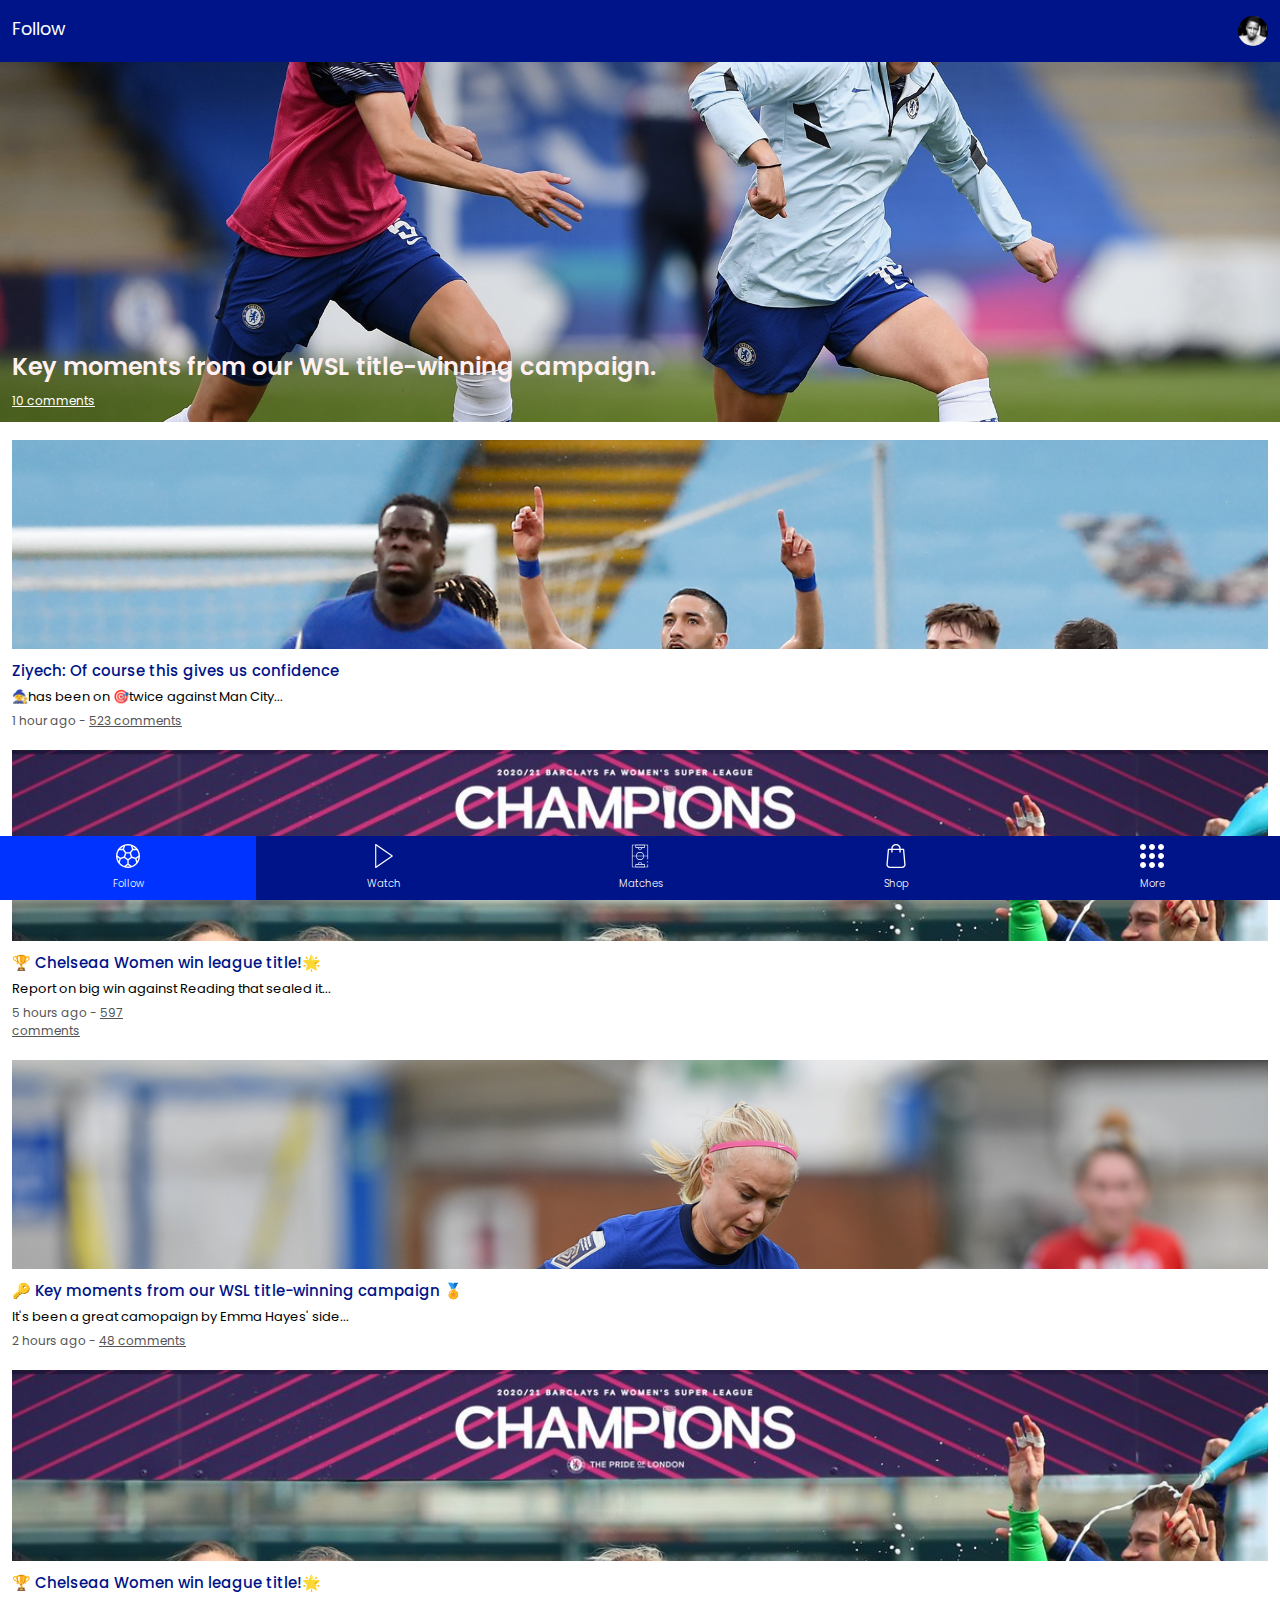
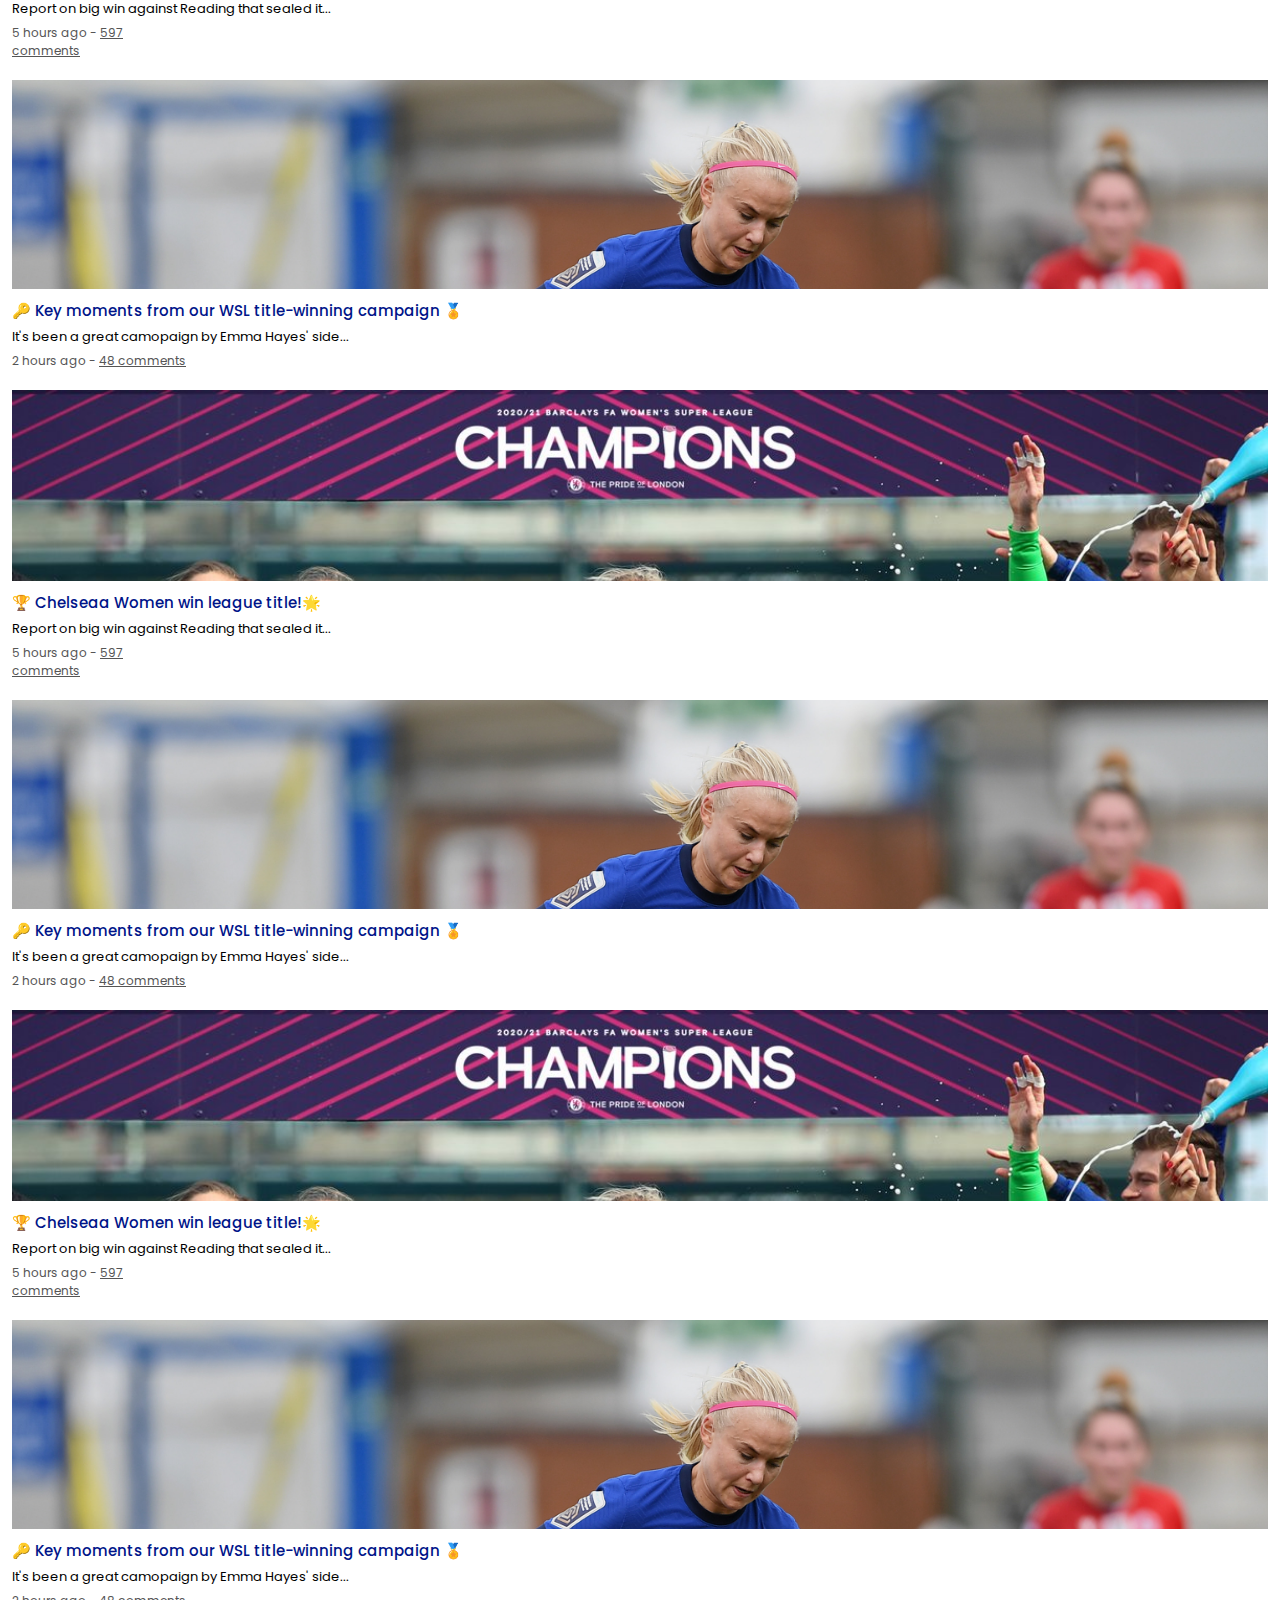
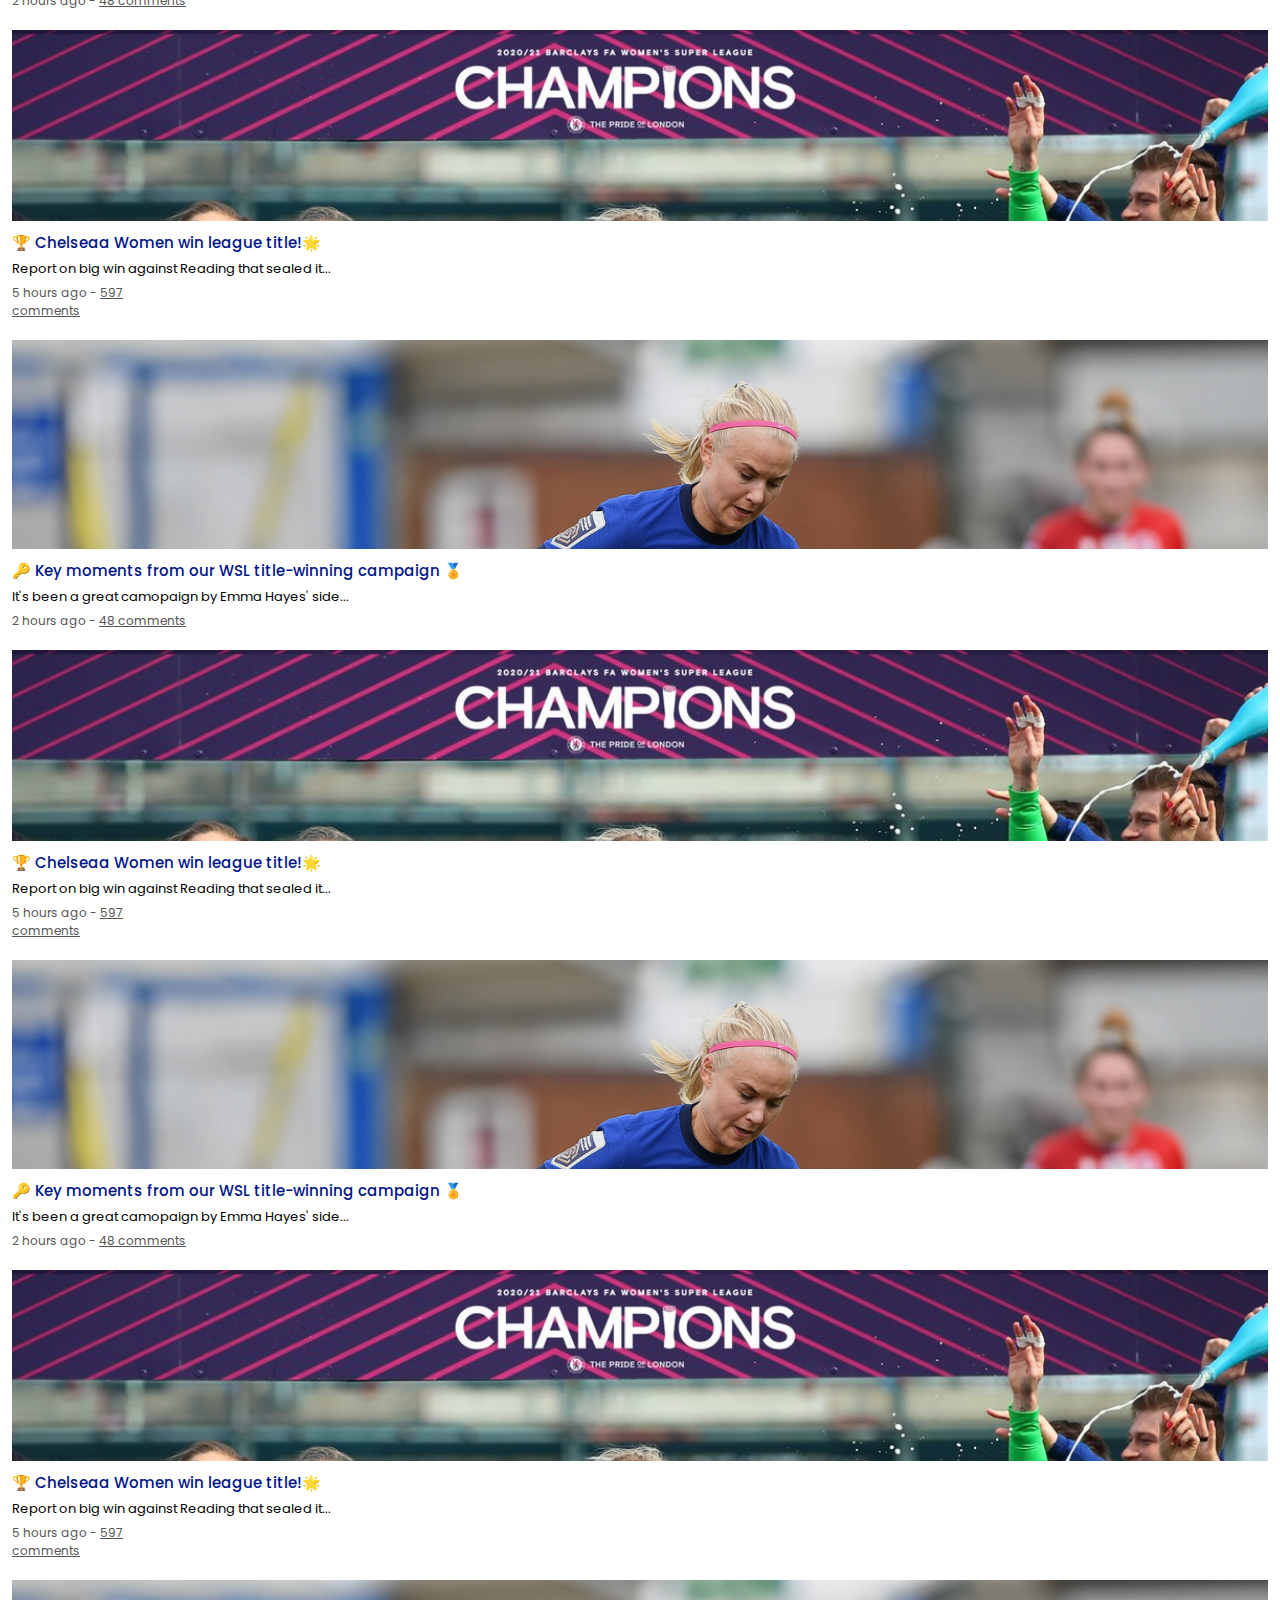
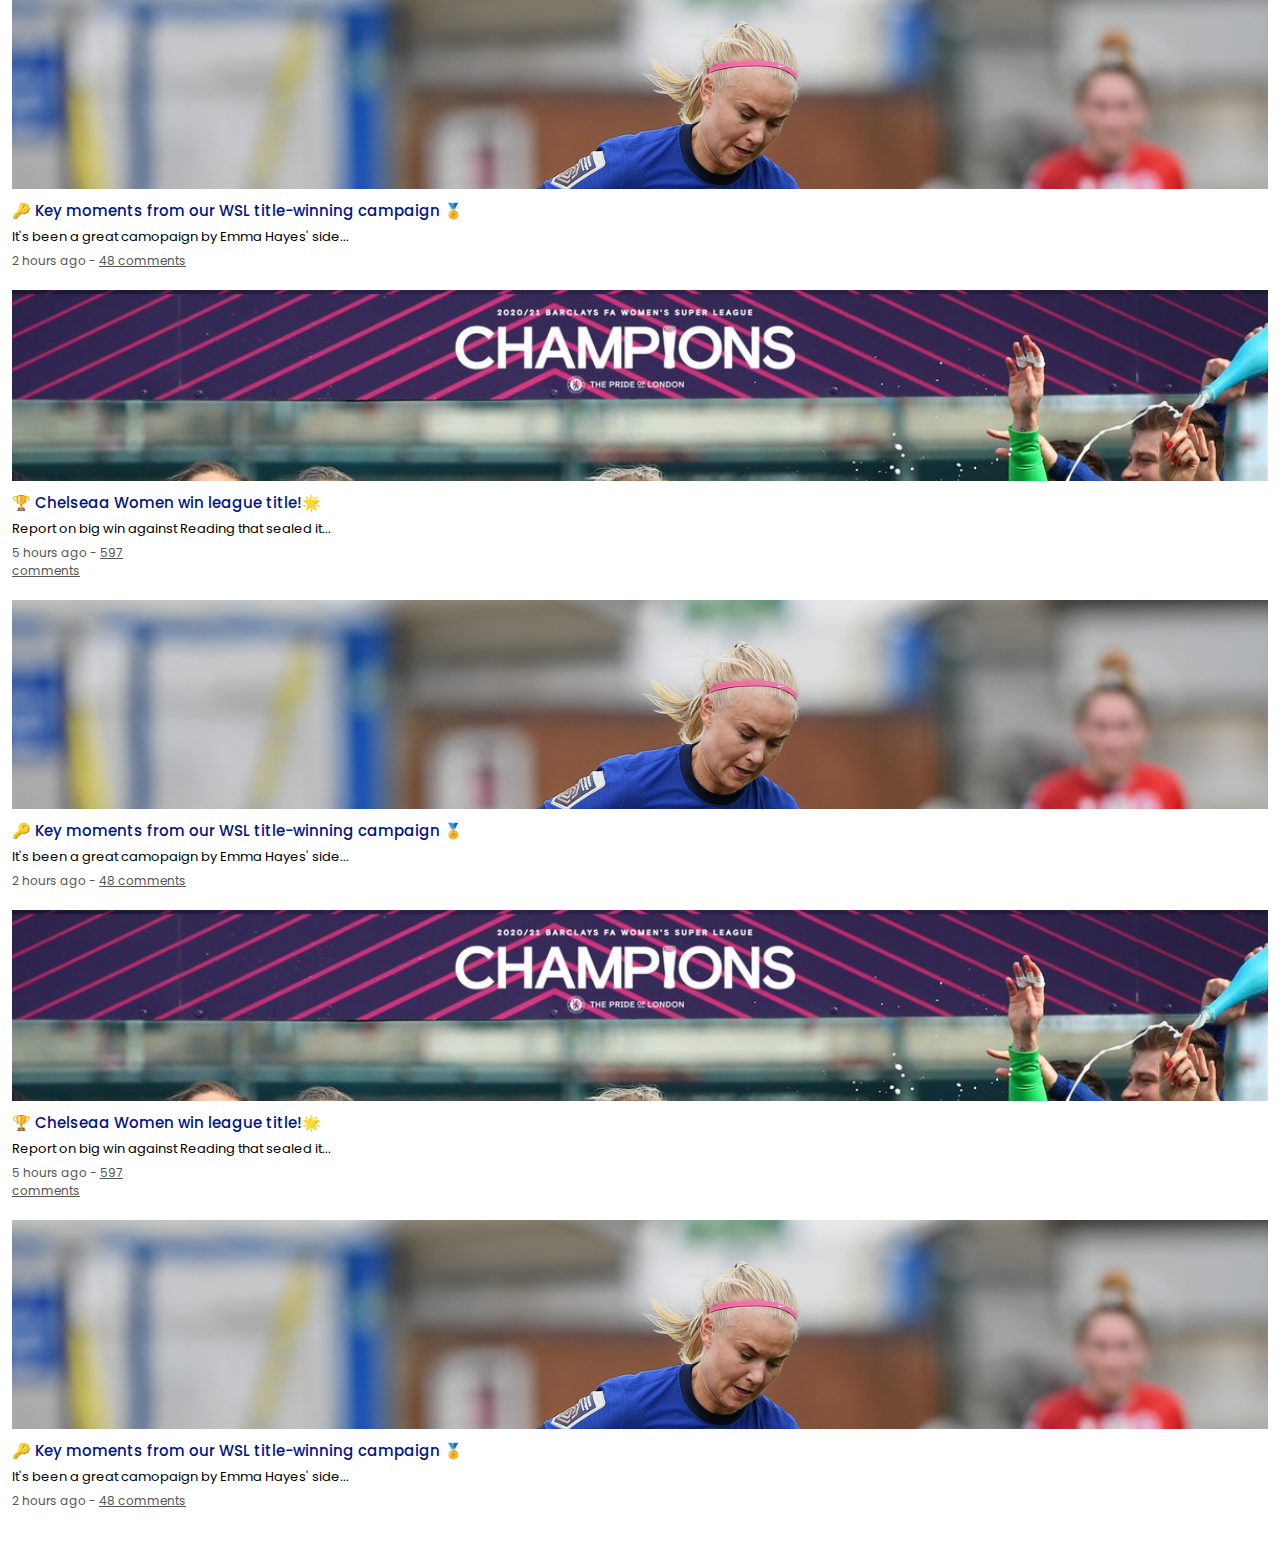
<file: index.html>
<!DOCTYPE html>
<html lang="en">
<head>
    <meta charset="UTF-8">
    <meta http-equiv="X-UA-Compatible" content="IE=edge">
    <meta name="viewport" content="width=device-width, initial-scale=1.0">
    <link rel="stylesheet" href="./css/style.css">
    <title>Chelsea-App</title>
</head>
<body>
    <nav class="top-nav">
        <a href="#">Follow</a>

        <div class="profile-image">
            <img src="./images/7aq6eh.jpg" alt="">
        </div>
    </nav>

    <main>
        
        <div class="latest">
            <div class="title">
                <h3>Key moments from our WSL title-winning campaign.</h3>
                <a href="#">10 comments</a>
            </div>
        </div>

        <div class="other-feed">

            <div class="feed">
                <div class="article-image"><img src="./images/19.jpg" alt=""></div>

                <div class="headline">
                    <p>Ziyech: Of course this gives us confidence</p>
                    <small>&#129497has been on &#127919twice against Man City...</small>
                    <span>1 hour ago - <a href="#">523 comments</a></span>
                </div>
               
            </div>
 
            <div class="feed">
                <div class="article-image"><img src="./images/E1Addf8XEAI0fGL.jpg" alt=""></div>

                <div class="headline">
                    <p>&#127942 Chelseaa Women win league title!&#127775</p>
                    <small>Report on big win against Reading  that sealed it...</small>
                    <span>5 hours ago - <a href="#">597 comments</a></span>
                </div>
            </div>
 
            <div class="feed">
                <div class="article-image"><img src="./images/E085ZREWUAEnUPp.jpg" alt=""></div>

                <div class="headline">
                    <p>&#128273 Key moments from our WSL title-winning campaign &#127941</p>
                    <small>It's been a great camopaign by Emma Hayes' side...</small>
                    <span>2 hours ago - <a href="#">48 comments</a></span>
                </div>
            </div>

            <div class="feed">
                <div class="article-image"><img src="./images/E1Addf8XEAI0fGL.jpg" alt=""></div>

                <div class="headline">
                    <p>&#127942 Chelseaa Women win league title!&#127775</p>
                    <small>Report on big win against Reading  that sealed it...</small>
                    <span>5 hours ago - <a href="#">597 comments</a></span>
                </div>
            </div>
 
            <div class="feed">
                <div class="article-image"><img src="./images/E085ZREWUAEnUPp.jpg" alt=""></div>

                <div class="headline">
                    <p>&#128273 Key moments from our WSL title-winning campaign &#127941</p>
                    <small>It's been a great camopaign by Emma Hayes' side...</small>
                    <span>2 hours ago - <a href="#">48 comments</a></span>
                </div>
            </div>

            <div class="feed">
                <div class="article-image"><img src="./images/E1Addf8XEAI0fGL.jpg" alt=""></div>

                <div class="headline">
                    <p>&#127942 Chelseaa Women win league title!&#127775</p>
                    <small>Report on big win against Reading  that sealed it...</small>
                    <span>5 hours ago - <a href="#">597 comments</a></span>
                </div>
            </div>
 
            <div class="feed">
                <div class="article-image"><img src="./images/E085ZREWUAEnUPp.jpg" alt=""></div>

                <div class="headline">
                    <p>&#128273 Key moments from our WSL title-winning campaign &#127941</p>
                    <small>It's been a great camopaign by Emma Hayes' side...</small>
                    <span>2 hours ago - <a href="#">48 comments</a></span>
                </div>
            </div>

            <div class="feed">
                <div class="article-image"><img src="./images/E1Addf8XEAI0fGL.jpg" alt=""></div>

                <div class="headline">
                    <p>&#127942 Chelseaa Women win league title!&#127775</p>
                    <small>Report on big win against Reading  that sealed it...</small>
                    <span>5 hours ago - <a href="#">597 comments</a></span>
                </div>
            </div>
 
            <div class="feed">
                <div class="article-image"><img src="./images/E085ZREWUAEnUPp.jpg" alt=""></div>

                <div class="headline">
                    <p>&#128273 Key moments from our WSL title-winning campaign &#127941</p>
                    <small>It's been a great camopaign by Emma Hayes' side...</small>
                    <span>2 hours ago - <a href="#">48 comments</a></span>
                </div>
            </div>

            <div class="feed">
                <div class="article-image"><img src="./images/E1Addf8XEAI0fGL.jpg" alt=""></div>

                <div class="headline">
                    <p>&#127942 Chelseaa Women win league title!&#127775</p>
                    <small>Report on big win against Reading  that sealed it...</small>
                    <span>5 hours ago - <a href="#">597 comments</a></span>
                </div>
            </div>
 
            <div class="feed">
                <div class="article-image"><img src="./images/E085ZREWUAEnUPp.jpg" alt=""></div>

                <div class="headline">
                    <p>&#128273 Key moments from our WSL title-winning campaign &#127941</p>
                    <small>It's been a great camopaign by Emma Hayes' side...</small>
                    <span>2 hours ago - <a href="#">48 comments</a></span>
                </div>
            </div>

            <div class="feed">
                <div class="article-image"><img src="./images/E1Addf8XEAI0fGL.jpg" alt=""></div>

                <div class="headline">
                    <p>&#127942 Chelseaa Women win league title!&#127775</p>
                    <small>Report on big win against Reading  that sealed it...</small>
                    <span>5 hours ago - <a href="#">597 comments</a></span>
                </div>
            </div>
 
            <div class="feed">
                <div class="article-image"><img src="./images/E085ZREWUAEnUPp.jpg" alt=""></div>

                <div class="headline">
                    <p>&#128273 Key moments from our WSL title-winning campaign &#127941</p>
                    <small>It's been a great camopaign by Emma Hayes' side...</small>
                    <span>2 hours ago - <a href="#">48 comments</a></span>
                </div>
            </div>

            <div class="feed">
                <div class="article-image"><img src="./images/E1Addf8XEAI0fGL.jpg" alt=""></div>

                <div class="headline">
                    <p>&#127942 Chelseaa Women win league title!&#127775</p>
                    <small>Report on big win against Reading  that sealed it...</small>
                    <span>5 hours ago - <a href="#">597 comments</a></span>
                </div>
            </div>
 
            <div class="feed">
                <div class="article-image"><img src="./images/E085ZREWUAEnUPp.jpg" alt=""></div>

                <div class="headline">
                    <p>&#128273 Key moments from our WSL title-winning campaign &#127941</p>
                    <small>It's been a great camopaign by Emma Hayes' side...</small>
                    <span>2 hours ago - <a href="#">48 comments</a></span>
                </div>
            </div>

            <div class="feed">
                <div class="article-image"><img src="./images/E1Addf8XEAI0fGL.jpg" alt=""></div>

                <div class="headline">
                    <p>&#127942 Chelseaa Women win league title!&#127775</p>
                    <small>Report on big win against Reading  that sealed it...</small>
                    <span>5 hours ago - <a href="#">597 comments</a></span>
                </div>
            </div>
 
            <div class="feed">
                <div class="article-image"><img src="./images/E085ZREWUAEnUPp.jpg" alt=""></div>

                <div class="headline">
                    <p>&#128273 Key moments from our WSL title-winning campaign &#127941</p>
                    <small>It's been a great camopaign by Emma Hayes' side...</small>
                    <span>2 hours ago - <a href="#">48 comments</a></span>
                </div>
            </div>

            <div class="feed">
                <div class="article-image"><img src="./images/E1Addf8XEAI0fGL.jpg" alt=""></div>

                <div class="headline">
                    <p>&#127942 Chelseaa Women win league title!&#127775</p>
                    <small>Report on big win against Reading  that sealed it...</small>
                    <span>5 hours ago - <a href="#">597 comments</a></span>
                </div>
            </div>
 
            <div class="feed">
                <div class="article-image"><img src="./images/E085ZREWUAEnUPp.jpg" alt=""></div>

                <div class="headline">
                    <p>&#128273 Key moments from our WSL title-winning campaign &#127941</p>
                    <small>It's been a great camopaign by Emma Hayes' side...</small>
                    <span>2 hours ago - <a href="#">48 comments</a></span>
                </div>
            </div>
 
            
    </main>

    <footer class="bottom-nav">
        
        <button onclick="document.location='./index.html'" class="menu active">
            
            <span class="icons">
                <svg id="Layer_1" enable-background="new 0 0 511.533 511.533" height="512" viewBox="0 0 511.533 511.533" width="512" xmlns="http://www.w3.org/2000/svg"><path d="m436.621 74.912c-48.308-48.308-112.537-74.912-180.854-74.912s-132.547 26.604-180.855 74.912-74.912 112.537-74.912 180.855 26.604 132.546 74.912 180.854 112.537 74.912 180.854 74.912 132.547-26.604 180.854-74.912c48.308-48.308 74.912-112.537 74.912-180.854s-26.603-132.547-74.911-180.855zm.125 240.114 43.062-31.137c-3.574 28.944-12.662 56.616-26.732 81.786zm-20.201-22.413-71.515-23.563-24.828-76.415 44.441-60.748 80.028.136c22.188 33.721 34.863 72.757 36.635 113.762zm-160.778 25.933-59.706-43.379 22.806-70.189h73.801l22.806 70.189zm-89.237-49.577-71.628 23.199-64.651-47.027c1.886-40.986 14.672-79.987 36.961-113.654l80.007.091 44.13 61.006zm-108.384 96.142c-13.993-25.204-23.002-52.898-26.495-81.855l42.968 31.255zm362.893-263.128-53.077-.09-16.378-50.674c23.415 10.986 44.991 26.075 63.823 44.907 1.921 1.921 3.789 3.88 5.632 5.857zm-105.247-63.955 24.62 76.171-44.464 60.778h-80.31l-44.122-60.995 24.843-76.116c19.125-5.182 39.059-7.866 59.408-7.866 20.566 0 40.712 2.737 60.025 8.028zm-155.261 12.924-16.522 50.622-53.079-.06c1.703-1.817 3.427-3.619 5.196-5.388 18.988-18.988 40.766-34.166 64.405-45.174zm-81.13 345.779 24.751-76.025 71.621-23.197 64.993 47.22v75.288l-64.778 47.064c-29.628-11.17-56.803-28.614-79.863-51.674-5.957-5.957-11.526-12.198-16.724-18.676zm133.352 80.722 43.013-31.251 43.013 31.251c-14.029 2.692-28.414 4.08-43.013 4.08s-28.984-1.389-43.013-4.08zm122.791-10.371-64.778-47.064v-75.288l64.925-47.171 71.499 23.558 24.541 76.116c-5.083 6.298-10.519 12.371-16.323 18.175-23.061 23.06-50.236 40.504-79.864 51.674z"/>
                </svg>
            </span>
            
            <span class="description">
                Follow
            </span>

        </button>
        
        <button onclick="document.location='./pages/Watch.html'" class="menu">
            
            <span class="icons">
                <svg version="1.1" id="Capa_1" xmlns="http://www.w3.org/2000/svg" xmlns:xlink="http://www.w3.org/1999/xlink" x="0px" y="0px"
	 viewBox="0 0 41.999 41.999" style="enable-background:new 0 0 41.999 41.999;" xml:space="preserve">
<path d="M36.068,20.176l-29-20C6.761-0.035,6.363-0.057,6.035,0.114C5.706,0.287,5.5,0.627,5.5,0.999v40
	c0,0.372,0.206,0.713,0.535,0.886c0.146,0.076,0.306,0.114,0.465,0.114c0.199,0,0.397-0.06,0.568-0.177l29-20
	c0.271-0.187,0.432-0.494,0.432-0.823S36.338,20.363,36.068,20.176z M7.5,39.095V2.904l26.239,18.096L7.5,39.095z"/>
<g>
</g>
<g>
</g>
<g>
</g>
<g>
</g>
<g>
</g>
<g>
</g>
<g>
</g>
<g>
</g>
<g>
</g>
<g>
</g>
<g>
</g>
<g>
</g>
<g>
</g>
<g>
</g>
<g>
</g>
                </svg>

            </span>
            
            <span class="description">
                Watch
            </span>

        </button>
        
        <div onclick="document.location='./pages/matches.html'" class="menu">
            
            <span class="icons">
                <svg id="Icons" height="512" viewBox="0 0 74 74" width="512" xmlns="http://www.w3.org/2000/svg"><path d="m61 72h-48a1 1 0 0 1 -1-1v-68a1 1 0 0 1 1-1h48a1 1 0 0 1 1 1v43.53a1 1 0 0 1 -2 0v-42.53h-46v66h46v-6.53a1 1 0 0 1 2 0v7.53a1 1 0 0 1 -1 1z"/><path d="m61 57.47a1 1 0 0 1 -1-1v-2.94a1 1 0 0 1 2 0v2.94a1 1 0 0 1 -1 1z"/><path d="m51 12h-27a1 1 0 0 1 -1-1v-8a1 1 0 0 1 1-1h27a1 1 0 0 1 1 1v8a1 1 0 0 1 -1 1zm-26-2h25v-6h-25z"/><path d="m37 18a7.008 7.008 0 0 1 -7-7 1 1 0 0 1 2 0 5 5 0 0 0 10 0 1 1 0 0 1 2 0 7.008 7.008 0 0 1 -7 7z"/><path d="m51 72h-27a1 1 0 0 1 -1-1v-8a1 1 0 0 1 1-1h27a1 1 0 0 1 1 1v8a1 1 0 0 1 -1 1zm-26-2h25v-6h-25z"/><path d="m43 64a1 1 0 0 1 -1-1 5 5 0 0 0 -10 0 1 1 0 0 1 -2 0 7 7 0 0 1 14 0 1 1 0 0 1 -1 1z"/><path d="m61 38h-48a1 1 0 0 1 0-2h48a1 1 0 0 1 0 2z"/><path d="m37 49a12 12 0 1 1 12-12 12.013 12.013 0 0 1 -12 12zm0-22a10 10 0 1 0 10 10 10.011 10.011 0 0 0 -10-10z"/></svg>
            </span>
            
            <span class="description">
                Matches
            </span>

        </div>
        
        <button onclick="document.location='./pages/shop.html'" class="menu">
            
            <span class="icons">

                <svg version="1.1" id="Capa_1" xmlns="http://www.w3.org/2000/svg" xmlns:xlink="http://www.w3.org/1999/xlink" x="0px" y="0px"
	 viewBox="0 0 489 489" style="enable-background:new 0 0 489 489;" xml:space="preserve">
<g>
	<path d="M440.1,422.7l-28-315.3c-0.6-7-6.5-12.3-13.4-12.3h-57.6C340.3,42.5,297.3,0,244.5,0s-95.8,42.5-96.6,95.1H90.3
		c-7,0-12.8,5.3-13.4,12.3l-28,315.3c0,0.4-0.1,0.8-0.1,1.2c0,35.9,32.9,65.1,73.4,65.1h244.6c40.5,0,73.4-29.2,73.4-65.1
		C440.2,423.5,440.2,423.1,440.1,422.7z M244.5,27c37.9,0,68.8,30.4,69.6,68.1H174.9C175.7,57.4,206.6,27,244.5,27z M366.8,462
		H122.2c-25.4,0-46-16.8-46.4-37.5l26.8-302.3h45.2v41c0,7.5,6,13.5,13.5,13.5s13.5-6,13.5-13.5v-41h139.3v41
		c0,7.5,6,13.5,13.5,13.5s13.5-6,13.5-13.5v-41h45.2l26.9,302.3C412.8,445.2,392.1,462,366.8,462z"/>
</g>
<g>
</g>
<g>
</g>
<g>
</g>
<g>
</g>
<g>
</g>
<g>
</g>
<g>
</g>
<g>
</g>
<g>
</g>
<g>
</g>
<g>
</g>
<g>
</g>
<g>
</g>
<g>
</g>
<g>
</g>
                </svg>

            </span>
            
            <span class="description">
                Shop
            </span>

        </button>
        
        <button onclick="document.location='./pages/more.html'" class="menu">
            
            <span class="icons">
                <svg height="448pt" viewBox="0 0 448 448" width="448pt" xmlns="http://www.w3.org/2000/svg"><path d="m280 56c0 30.929688-25.070312 56-56 56s-56-25.070312-56-56 25.070312-56 56-56 56 25.070312 56 56zm0 0"/><path d="m280 392c0 30.929688-25.070312 56-56 56s-56-25.070312-56-56 25.070312-56 56-56 56 25.070312 56 56zm0 0"/><path d="m280 224c0 30.929688-25.070312 56-56 56s-56-25.070312-56-56 25.070312-56 56-56 56 25.070312 56 56zm0 0"/><path d="m448 56c0 30.929688-25.070312 56-56 56s-56-25.070312-56-56 25.070312-56 56-56 56 25.070312 56 56zm0 0"/><path d="m448 392c0 30.929688-25.070312 56-56 56s-56-25.070312-56-56 25.070312-56 56-56 56 25.070312 56 56zm0 0"/><path d="m448 224c0 30.929688-25.070312 56-56 56s-56-25.070312-56-56 25.070312-56 56-56 56 25.070312 56 56zm0 0"/><path d="m112 56c0 30.929688-25.070312 56-56 56s-56-25.070312-56-56 25.070312-56 56-56 56 25.070312 56 56zm0 0"/><path d="m112 392c0 30.929688-25.070312 56-56 56s-56-25.070312-56-56 25.070312-56 56-56 56 25.070312 56 56zm0 0"/><path d="m112 224c0 30.929688-25.070312 56-56 56s-56-25.070312-56-56 25.070312-56 56-56 56 25.070312 56 56zm0 0"/></svg>
            </span>
            
            <span class="description">
                More
            </span>

        </button>
    </footer>

    <script src="./JS/app.js"></script>
</body>
</html>
</file>
<file: css/style.css>
@import url('https://fonts.googleapis.com/css2?family=Poppins:ital,wght@0,100;0,200;0,300;0,400;0,500;0,600;0,700;0,800;0,900;1,100;1,200;1,300;1,400;1,500;1,600;1,700;1,800;1,900&display=swap');

* {
    margin: 0;
    padding: 0;
    box-sizing: border-box;
    font-family: 'Poppins', sans-serif; 
}

body {
    width: 100%;
    
}

.top-nav {
    display: flex;
    justify-content: space-between;
    background-color: #001489;
    padding: 16px 12px;
    width: 100%;
    position: sticky;
    top: 0;
}

.top-nav a {
    font-size: 1.1em;
    text-decoration: none;
    color: #fff;
    cursor: pointer;
}

.top-nav .profile-image {
    width: 30px;
    height: 30px;
    border-radius: 50%;
    overflow: hidden;
}

.top-nav .profile-image img {
    width: 100%;
}

/* main section */

main {
    display: grid;
    grid-template-columns: 1fr;
}

main > .latest {
    width: 100%;
    height: 360px;
    background-image: url("../images/E08u3syXMAMa49-.jpg");
    background-size: cover;
    background-position: center;
    /* position: relative; */
    overflow: hidden;
    display: flex;
    align-items: flex-end;
}

main > .latest > .title {
    display: flex;
    flex-direction: column;
    justify-content: center;
    /* position: absolute; */
    bottom: 0px;
    padding: 12px;
}

main > .latest > .title > h3 {
    color: #fff1f1;
    font-size: 24px;
    font-weight: 600;
    line-height: 30px;
    margin-bottom: 10px;
}

main > .latest > .title > a {
    font-size: 12px;
    color: #fff;
}

main > .other-feed {
    padding:12px;
}

main > .other-feed > .feed {
    display: flex;
    justify-content: center;
    flex-direction: column;
    width: 100%;
    height: 300px;
    background-color: transparent;
    margin: 6px 0px 10px 0px;
}

main > .other-feed > .feed > .article-image {
    width: 100%;
    height: 300px;
    overflow: hidden;
}

main > .other-feed > .feed > .article-image > img {
    width: 100%;
}

main > .other-feed > .feed > .headline {
    width: 100%;
    display: flex;
    justify-content: center;
    flex-direction: column;
    padding: 10px 0;
}

main > .other-feed > .feed > .headline > p {
    color: #001489;
    font-size: 15px;
    font-weight: 500;
    margin-bottom: 5px;
}

main > .other-feed > .feed > .headline > small {
    font-size: 13px;
    margin-bottom: 5px;
}

main > .other-feed > .feed > .headline > span, a {
    width: 180px;
    font-size: 12px;
    color: #555;
}


/* Bottom navigation Styling */

.bottom-nav {
    width: 100%;
    display: flex;
    align-items: center;
    background-color:#001489;
    position: fixed;
    bottom: 0px;
}

.bottom-nav > .menu {
    width: 100%;
    display: flex;
    flex-direction: column;
    align-items: center;
    padding: 8px 12px;
    justify-content: center;
    background-color: #001489;
    border: none;
    outline: none;
}

.bottom-nav > .menu.active {
    background-color: 
    #0033ff;
}

.bottom-nav > .menu > .icons {
    display: grid;
    place-items: center;
    margin-bottom: 8px;
}

.bottom-nav > .menu > .icons > svg {
    width: 24px;
    height: 24px;
    fill: #fff;
}

.bottom-nav > .menu > .description {
    color: #fff;
    font-size: 10px;
    font-weight: 300;
}
</file>
